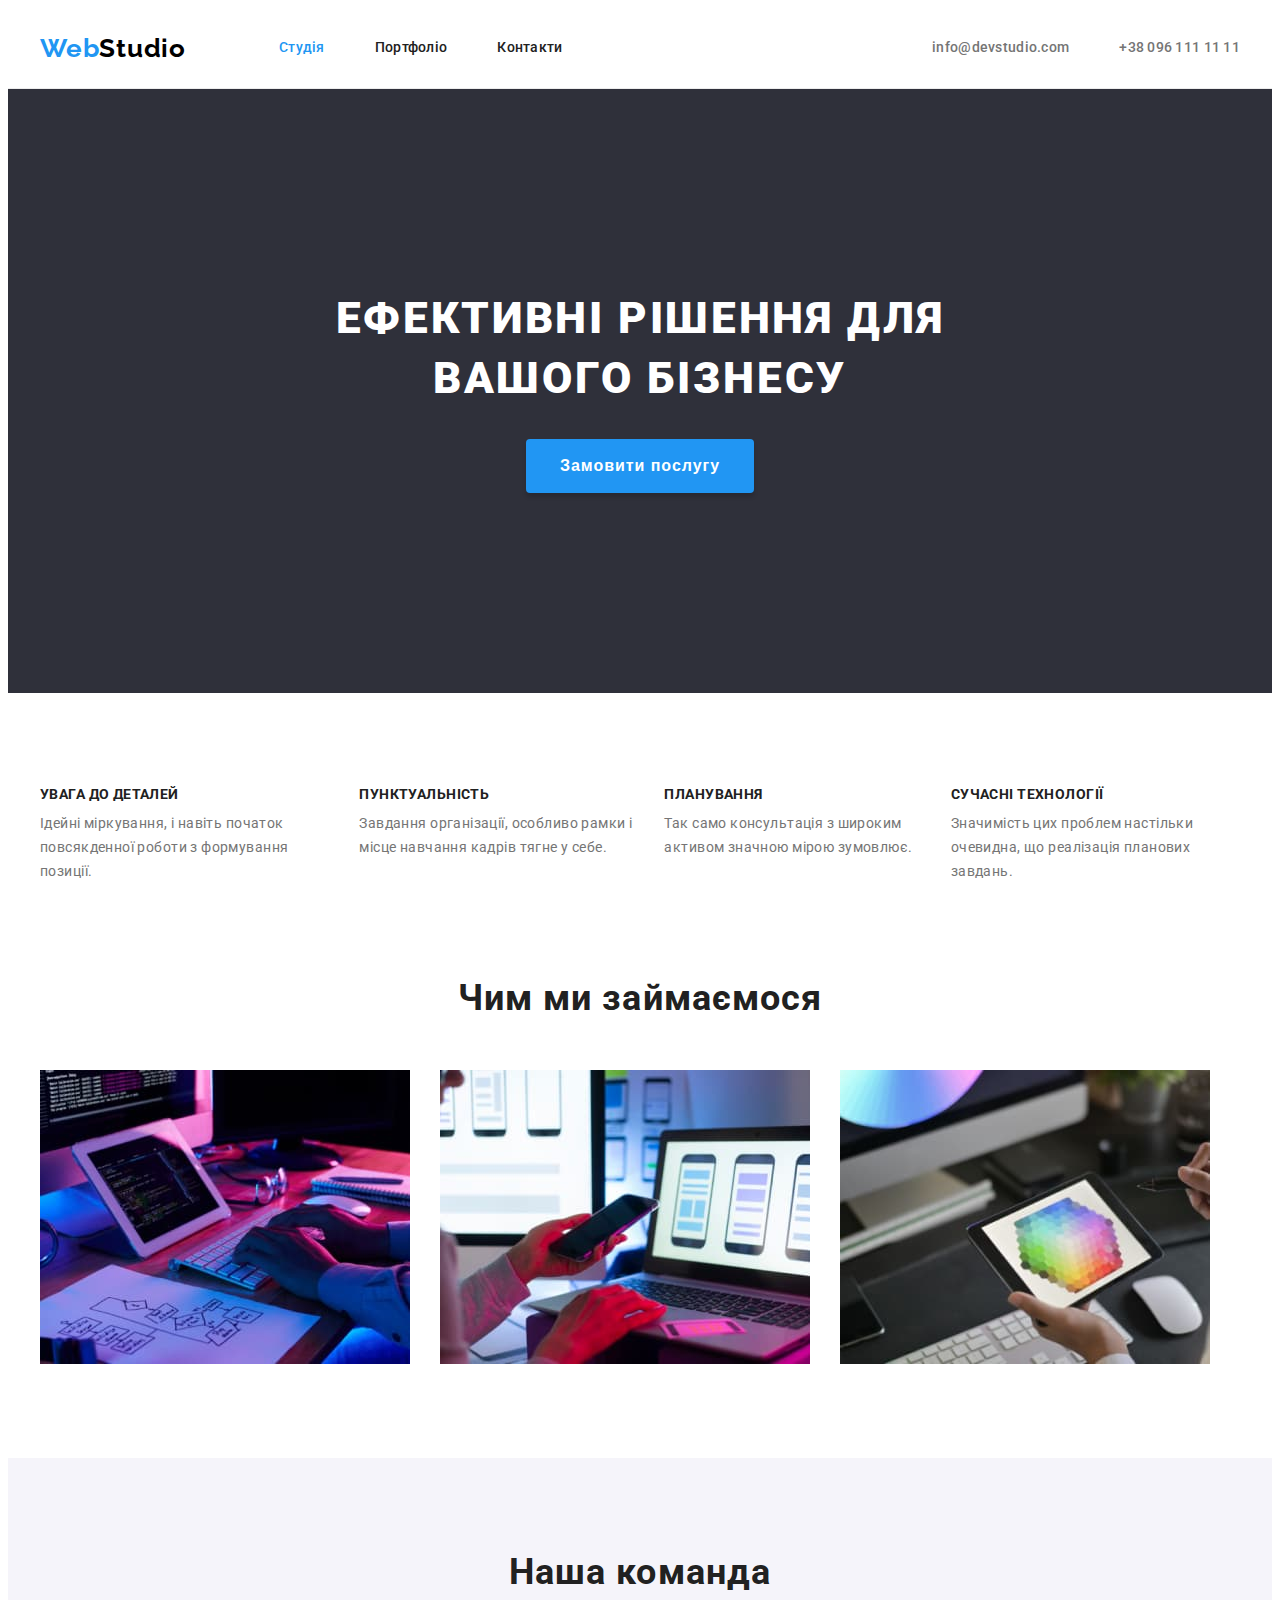
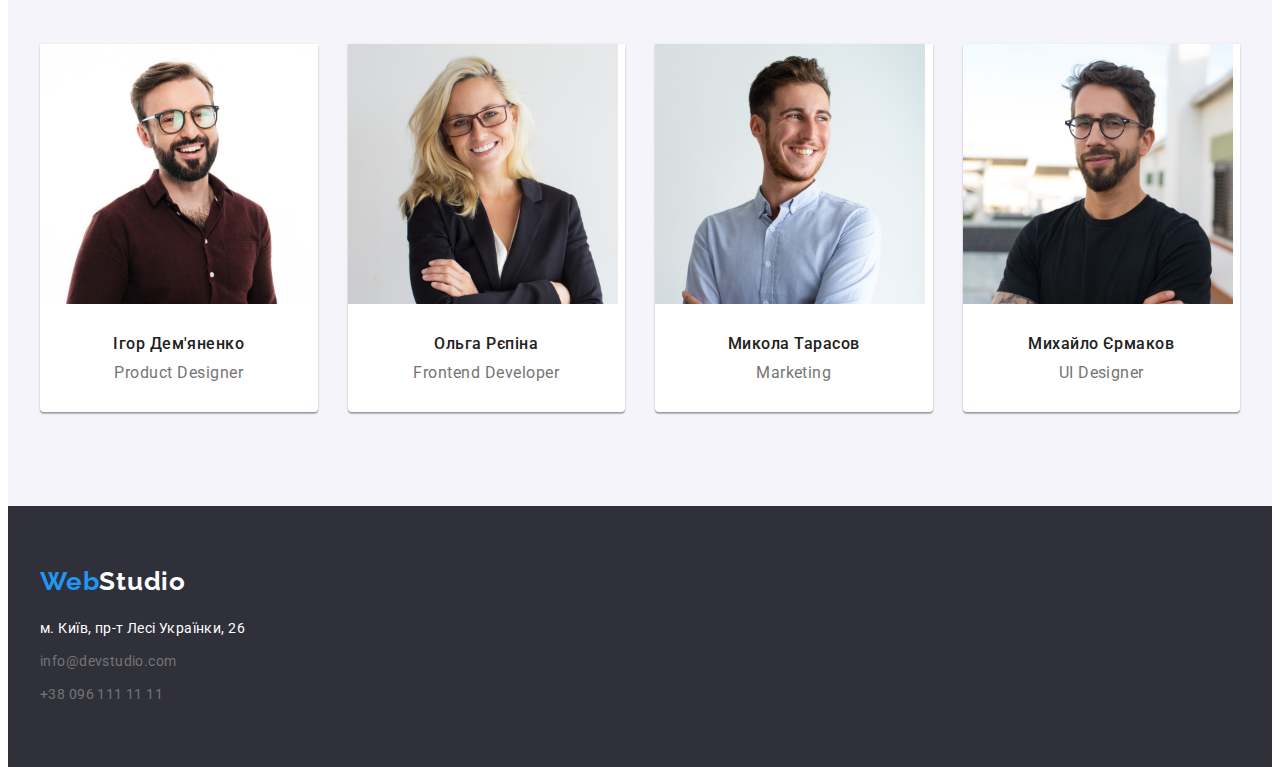
<file: index.html>
<!DOCTYPE html>
<html lang="uk">
  <head>
    <meta charset="UTF-8" />
    <meta http-equiv="X-UA-Compatible" content="IE=edge" />
    <meta name="viewport" content="width=device-width, initial-scale=1.0" />
    <title>webstudio</title>
    <link rel="preconnect" href="https://fonts.googleapis.com" />
    <link rel="preconnect" href="https://fonts.gstatic.com" crossorigin />
    <link
      rel="stylesheet"
      href="https://cdnjs.cloudflare.com/ajax/libs/modern-normalize/1.1.0/modern-normalize.min.css"
      integrity="sha512-wpPYUAdjBVSE4KJnH1VR1HeZfpl1ub8YT/NKx4PuQ5NmX2tKuGu6U/JRp5y+Y8XG2tV+wKQpNHVUX03MfMFn9Q=="
      crossorigin="anonymous"
      referrerpolicy="no-referrer"
    />
    <link
      href="https://fonts.googleapis.com/css2?family=Raleway:wght@700&family=Roboto:wght@400;500;700;900&display=swap"
      rel="stylesheet"
    />
    <link rel="stylesheet" href="./css/styles.css" />
  </head>
  <body>
    <header>
      <div class="header container">
        <!--logo-->
        <div class="logo-nav">
          <a class="logo" href="./index.html"><span class="logo-web">Web</span>Studio</a>
          <!--navigation-->
          <nav class="nav">
            <ul class="navigation list">
              <li class="navigation-list-item">
                <a class="navigation-item active" href="/">Студія</a>
              </li>
              <li class="navigation-list-item">
                <a class="navigation-item" href="./portfolio.html">Портфоліо</a>
              </li>
              <li class="navigation-list-item"><a class="navigation-item" href="/">Контакти</a></li>
            </ul>
          </nav>
        </div>
        <!--contacts-->
        <ul class="contacts list">
          <li class="contacts-list-item">
            <a class="contacts-item" href="mailto:info@devstudio.com">info@devstudio.com</a>
          </li>
          <li class="contacts-list-item">
            <a class="contacts-item" href="tel:+380961111111">+38 096 111 11 11</a>
          </li>
        </ul>
      </div>
    </header>
    <main>
      <!--hero-->
      <section class="hero">
        <div class="container">
          <h1 class="hero-title">ЕФЕКТИВНІ РІШЕННЯ ДЛЯ ВАШОГО БІЗНЕСУ</h1>
          <button type="button" class="button-hero">Замовити послугу</button>
        </div>
      </section>

      <!--features-->
      <section class="features section">
        <div class="container">
          <h2 class="visually-hidden">Наші переваги</h2>
          <ul class="features list">
            <li class="features-item">
              <h3 class="features-name">УВАГА ДО ДЕТАЛЕЙ</h3>
              <p class="features-text">
                Ідейні міркування, і навіть початок повсякденної роботи з формування позиції.
              </p>
            </li>
            <li class="features-item">
              <h3 class="features-name">ПУНКТУАЛЬНІСТЬ</h3>
              <p class="features-text">
                Завдання організації, особливо рамки і місце навчання кадрів тягне у себе.
              </p>
            </li>
            <li class="features-item">
              <h3 class="features-name">ПЛАНУВАННЯ</h3>
              <p class="features-text">
                Так само консультація з широким активом значною мірою зумовлює.
              </p>
            </li>
            <li class="features-item">
              <h3 class="features-name">СУЧАСНІ ТЕХНОЛОГІЇ</h3>
              <p class="features-text">
                Значимість цих проблем настільки очевидна, що реалізація планових завдань.
              </p>
            </li>
          </ul>
        </div>
      </section>
      <!--what we do-->
      <section class="specialization section">
        <div class="container">
          <h2 class="specialization title">Чим ми займаємося</h2>
          <ul class="specialization list">
            <li class="specialization-item">
              <img src="images/img-1.jpg" alt="друкує текст" width="370" />
            </li>
            <li class="specialization-item">
              <img src="images/img-2.jpg" alt="телефон в руці" width="370" />
            </li>
            <li class="specialization-item">
              <img src="images/img-3.jpg" alt="спектр кольорів" width="370" />
            </li>
          </ul>
        </div>
      </section>
      <!--our team-->
      <section class="team section">
        <div class="team container">
          <h2 class="team title">Наша команда</h2>
          <ul class="team list">
            <li class="team-card">
              <img src="images/img-team1.jpg" alt="Ігор Демяненко" width="270" />
              <div class="team-card-name">
                <h3 class="team-name">Ігор Дем'яненко</h3>
                <p class="team-profession">Product Designer</p>
              </div>
            </li>
            <li class="team-card">
              <img src="images/img-team2.jpg" alt="Ольга Рєпіна" width="270" />
              <div class="team-card-name">
                <h3 class="team-name">Ольга Рєпіна</h3>
                <p class="team-profession">Frontend Developer</p>
              </div>
            </li>
            <li class="team-card">
              <img src="images/img-team3.jpg" alt="Микола Тарасов" width="270" />
              <div class="team-card-name">
                <h3 class="team-name">Микола Тарасов</h3>
                <p class="team-profession">Marketing</p>
              </div>
            </li>
            <li class="team-card">
              <img src="images/img-team4.jpg" alt="Михайло Єрмаков" width="270" />
              <div class="team-card-name">
                <h3 class="team-name">Михайло Єрмаков</h3>
                <p class="team-profession">UI Designer</p>
              </div>
            </li>
          </ul>
        </div>
      </section>
    </main>
    <footer class="footer">
      <div class="footer container">
        <div class="logo-all">
          <a class="logo" href="./index.html"><span class="logo-web">Web</span>Studio</a>
        </div>
        <address>
          <ul class="adress list">
            <li class="adress-item">
              <a class="adress phisical" href="https://cutt.ly/nXoE7GO"
                >м. Київ, пр-т Лесі Українки, 26</a
              >
            </li>
            <li class="adress-item">
              <a class="adress mail" href="mailto:info@devstudio.com">info@devstudio.com</a>
            </li>
            <li class="adress-item">
              <a class="adress phone" href="tel:+380961111111">+38 096 111 11 11</a>
            </li>
          </ul>
        </address>
      </div>
    </footer>
  </body>
</html>
</file>
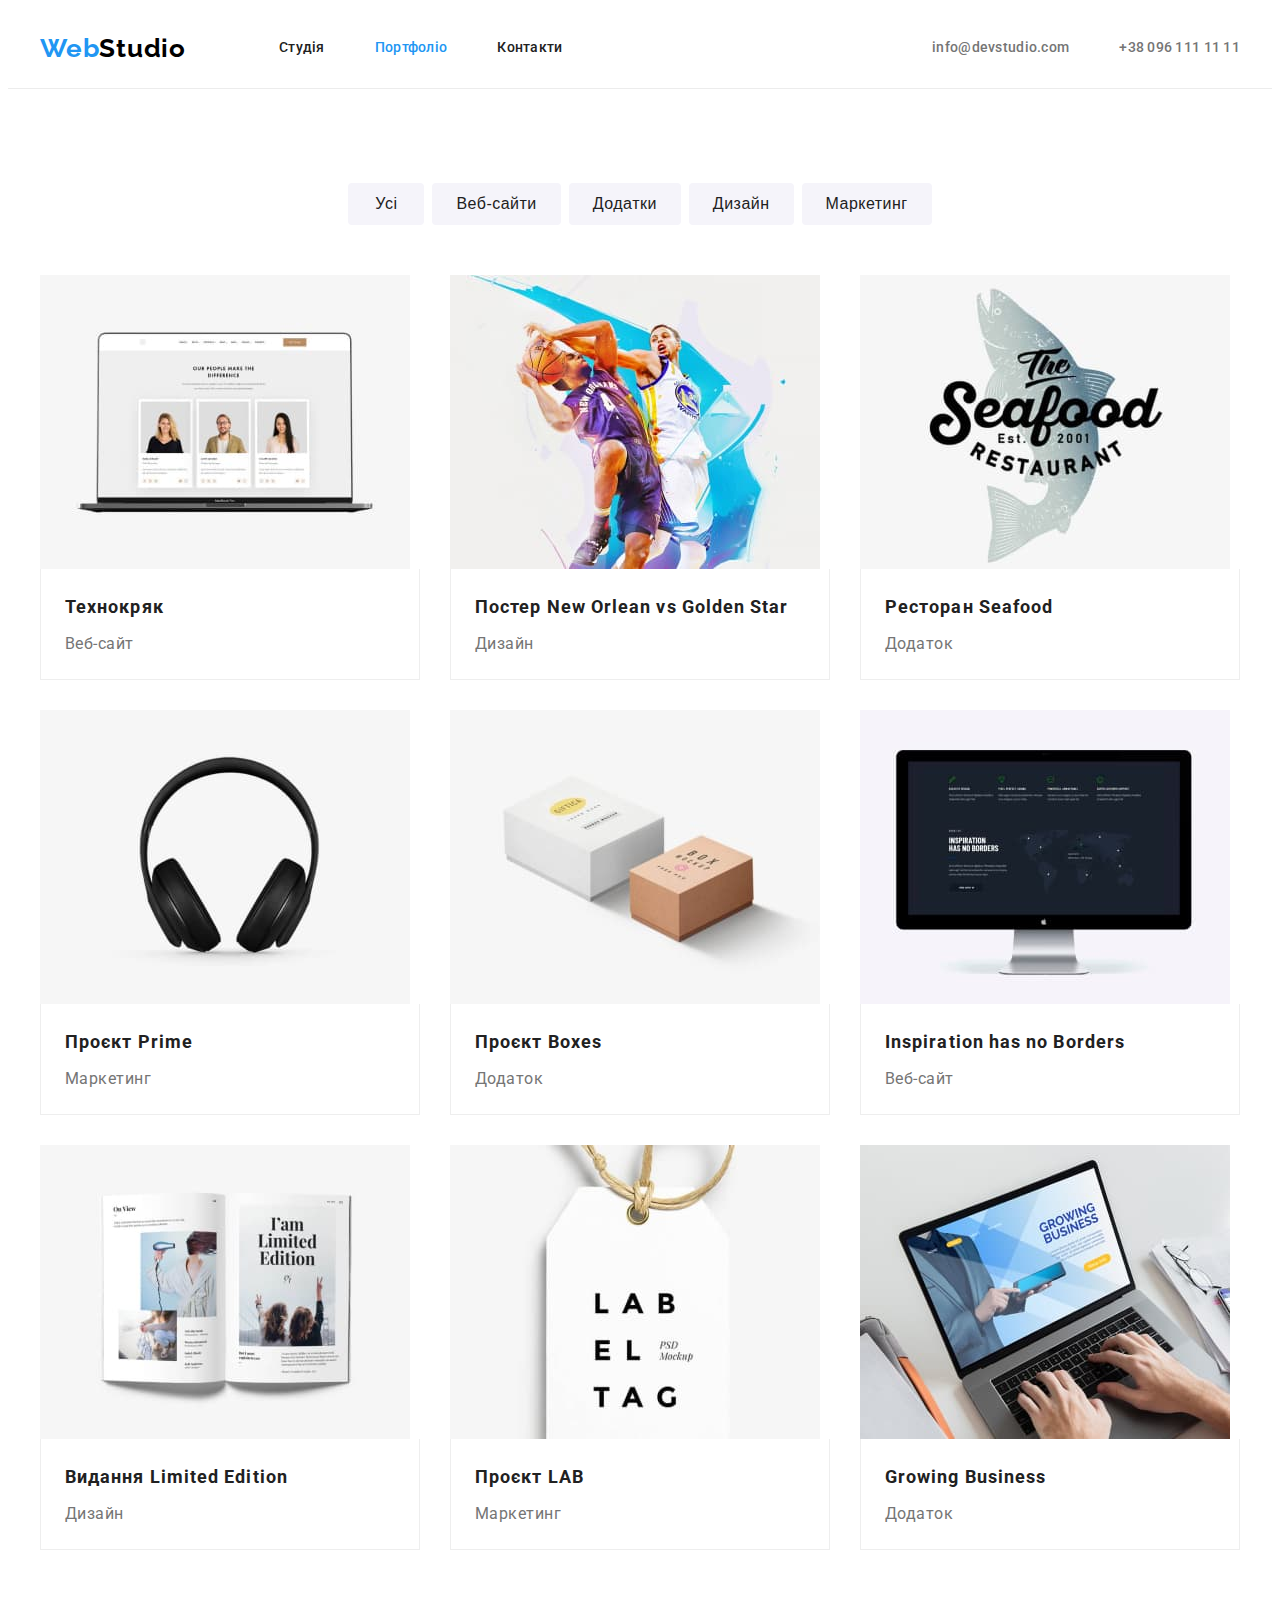
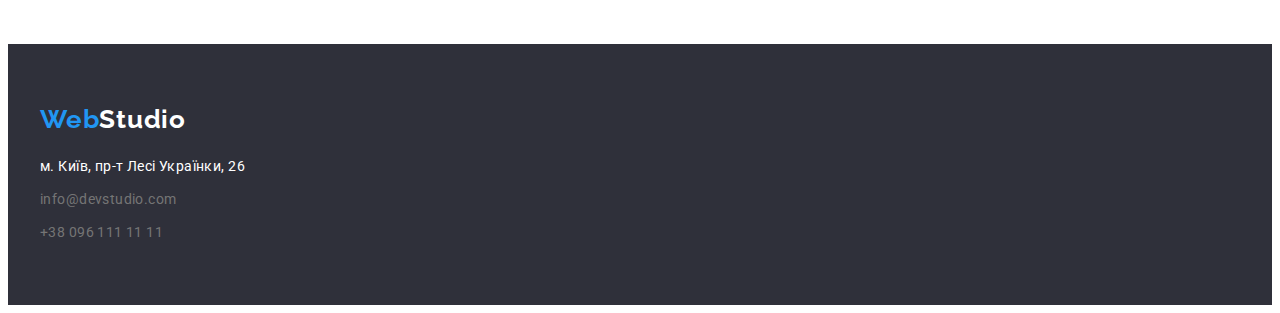
<file: portfolio.html>
<!DOCTYPE html>
<html lang="uk">
  <head>
    <meta charset="UTF-8" />
    <meta http-equiv="X-UA-Compatible" content="IE=edge" />
    <meta name="viewport" content="width=device-width, initial-scale=1.0" />
    <title>portfolio</title>
    <link rel="preconnect" href="https://fonts.googleapis.com" />
    <link rel="preconnect" href="https://fonts.gstatic.com" crossorigin />
    <link
      href="https://fonts.googleapis.com/css2?family=Raleway:wght@700&family=Roboto:wght@400;500;700;900&display=swap"
      rel="stylesheet"
    />
    <link
      rel="stylesheet"
      href="https://cdnjs.cloudflare.com/ajax/libs/modern-normalize/1.1.0/modern-normalize.min.css"
      integrity="sha512-wpPYUAdjBVSE4KJnH1VR1HeZfpl1ub8YT/NKx4PuQ5NmX2tKuGu6U/JRp5y+Y8XG2tV+wKQpNHVUX03MfMFn9Q=="
      crossorigin="anonymous"
      referrerpolicy="no-referrer"
    />
    <link rel="stylesheet" href="./css/styles.css" />
  </head>
  <body>
    <header>
      <div class="header container">
        <!--logo-->
        <div class="logo-nav">
          <a class="logo" href="./index.html"><span class="logo-web">Web</span>Studio</a>
          <!--navigation-->
          <nav class="nav">
            <ul class="navigation list">
              <li class="navigation-list-item">
                <a class="navigation-item" href="/">Студія</a>
              </li>
              <li class="navigation-list-item">
                <a class="navigation-item active" href="./portfolio.html">Портфоліо</a>
              </li>
              <li class="navigation-list-item"><a class="navigation-item" href="/">Контакти</a></li>
            </ul>
          </nav>
        </div>
        <!--contacts-->
         <ul class="contacts list">
            <li class="contacts-list-item">
              <a class="contacts-item" href="mailto:info@devstudio.com">info@devstudio.com</a>
            </li>
            <li class="contacts-list-item">
              <a class="contacts-item" href="tel:+380961111111">+38 096 111 11 11</a>
            </li>
          </ul>
        </div>
    </header>
    <main>
      <section class="section">
        <div class="portfolio container">
          <h1 class="visually-hidden">Портфоліо</h1>
          <ul class="button list">
            <li class="btn-item">
              <button type="button" class="button-portfolio all">Усі</button>
            </li>
            <li class="btn-item">
              <button type="button" class="button-portfolio">Веб-сайти</button>
            </li>
            <li class="btn-item">
              <button type="button" class="button-portfolio">Додатки</button>
            </li>
            <li class="btn-item"><button type="button" class="button-portfolio">Дизайн</button></li>
            <li class="btn-item">
              <button type="button" class="button-portfolio">Маркетинг</button>
            </li>
          </ul>
          <ul class="portfolio list">
            <li class="portfolio-list-item">
              <a class="portfolio-item" href="/"
                ><img src="./images/portfolio-img1.jpg" width="370" alt="ноутбук" />
                <div class="portfolio-item-title">
                  <h2 class="portfolio-name">Технокряк</h2>
                  <p>Веб-сайт</p>
                </div></a
              >
            </li>
            <li class="portfolio-list-item">
              <a class="portfolio-item" href="/"
                ><img src="./images/portfolio-img2.jpg" width="370" alt="баскетбол" />
                <div class="portfolio-item-title">
                  <h2 class="portfolio-name">Постер New Orlean vs Golden Star</h2>
                  <p>Дизайн</p>
                </div></a
              >
            </li>
            <li class="portfolio-list-item">
              <a class="portfolio-item" href="/"
                ><img src="./images/portfolio-img3.jpg" width="370" alt="риба" />
                <div class="portfolio-item-title">
                  <h2 class="portfolio-name">Ресторан Seafood</h2>
                  <p>Додаток</p>
                </div></a
              >
            </li>
            <li class="portfolio-list-item">
              <a class="portfolio-item" href="/"
                ><img src="./images/portfolio-img4.jpg" width="370" alt="навушники" />
                <div class="portfolio-item-title">
                  <h2 class="portfolio-name">Проєкт Prime</h2>
                  <p>Маркетинг</p>
                </div></a
              >
            </li>
            <li class="portfolio-list-item">
              <a class="portfolio-item" href="/"
                ><img src="./images/portfolio-img5.jpg" width="370" alt="дві коробки" />
                <div class="portfolio-item-title">
                  <h2 class="portfolio-name">Проєкт Boxes</h2>
                  <p>Додаток</p>
                </div></a
              >
            </li>
            <li class="portfolio-list-item">
              <a class="portfolio-item" href="/"
                ><img src="./images/portfolio-img6.jpg" width="370" alt="монітор" />
                <div class="portfolio-item-title">
                  <h2 class="portfolio-name">Inspiration has no Borders</h2>
                  <p>Веб-сайт</p>
                </div></a
              >
            </li>
            <li class="portfolio-list-item">
              <a class="portfolio-item" href="/"
                ><img src="./images/portfolio-img7.jpg" width="370" alt="книга" />
                <div class="portfolio-item-title">
                  <h2 class="portfolio-name">Видання Limited Edition</h2>
                  <p>Дизайн</p>
                </div></a
              >
            </li>
            <li class="portfolio-list-item">
              <a class="portfolio-item" href="/"
                ><img src="./images/portfolio-img8.jpg" width="370" alt="етикетка" />
                <div class="portfolio-item-title">
                  <h2 class="portfolio-name">Проєкт LAB</h2>
                  <p>Маркетинг</p>
                </div></a
              >
            </li>
            <li class="portfolio-list-item">
              <a class="portfolio-item" href="/"
                ><img src="./images/portfolio-img9.jpg" width="370" alt="руки на ноутбуці" />
                <div class="portfolio-item-title">
                  <h2 class="portfolio-name">Growing Business</h2>
                  <p>Додаток</p>
                </div></a
              >
            </li>
          </ul>
        </div>
      </section>
    </main>
    <footer class="footer">
      <div class="footer container">
        <div class="logo-all">
          <a class="logo" href="./index.html"><span class="logo-web">Web</span>Studio</a>
        </div>
        <address>
          <ul class="adress list">
            <li class="adress-item">
              <a class="adress phisical" href="https://cutt.ly/nXoE7GO"
                >м. Київ, пр-т Лесі Українки, 26</a
              >
            </li>
            <li class="adress-item">
              <a class="adress mail" href="mailto:info@devstudio.com">info@devstudio.com</a>
            </li>
            <li class="adress-item">
              <a class="adress phone" href="tel:+380961111111">+38 096 111 11 11</a>
            </li>
          </ul>
        </address>
      </div>
    </footer>
  </body>
</html>
</file>
<file: css/styles.css>
:root {
  --accent-color: #2196f3;
  --main-text-color: #212121;
  --gray-text-color: #757575;
  --background-darkblue-color: #2f303a;
  --white-color: #fff;
  --black-color: #000;
  --background-gray-color: #f5f4fa;
  --border-header: #ececec;
  --border-portfolio: #eeeeee;
  --button-hero-active: #188ce8;
}
body {
  font-family: Roboto, sans-serif;
  color: var(--main-text-color);
  background-color: var(--white-color);
}
h1,
h2,
h3,
h4,
h5,
h6,
ul,
p {
  margin: 0;
  padding: 0;
}
.container {
  width: 1200px;
  margin-left: auto;
  margin-right: auto;
  padding: 0 15px;
}
.section {
  padding-top: 94px;
  padding-bottom: 94px;
}
header {
  border-bottom: 1px solid var(--border-header);
}
.header.container {
  display: flex;
  justify-content: space-between;
  align-items: center;
}
.logo-nav {
  display: flex;
  align-items: center;
}

.logo {
  color: var(--black-color);
  font-family: Raleway, sans-serif;
  font-weight: 700;
  font-size: 26px;
  line-height: 1.19;
  text-decoration: none;
  letter-spacing: 0.03em;
}
.logo-web {
  color: var(--accent-color);
}
.list {
  list-style: none;
}
.nav {
  margin-left: 93px;
}

.navigation.list,
.contacts.list {
  font-weight: 500;
  font-size: 14px;
  line-height: 1.14;
  letter-spacing: 0.02em;
  text-decoration: none;
  display: flex;
  align-items: center;
  padding-top: 32px;
  padding-bottom: 32px;
}

.contacts-item {
  color: var(--gray-text-color);
  text-decoration: none;
}
.contacts-list-item {
  margin-right: 50px;
}
.contacts-list-item:last-child {
  margin-right: 0;
}
.navigation-list-item {
  margin-right: 50px;
}
.navigation-list-item:last-child {
  margin-right: 0;
}
.navigation-item {
  line-height: 1;
  color: var(--main-text-color);
  text-decoration: none;
  line-height: 1.14;
  letter-spacing: 0.02em;
}

.navigation-item:hover,
.navigation-item:focus,
.contacts-item:hover,
.contacts-item:focus,
.active {
  color: var(--accent-color);
}

.hero {
  background-color: var(--background-darkblue-color);
  text-align: center;
  padding-top: 200px;
  padding-bottom: 200px;
}
.hero-title {
  color: var(--white-color);
  font-weight: 900;
  font-size: 44px;
  line-height: 1.36;
  letter-spacing: 0.06em;
  text-transform: uppercase;
  margin-right: auto;
  margin-left: auto;
  margin-bottom: 30px;
  width: 696px;
}

.button-hero {
  font-weight: 700;
  font-size: 16px;
  line-height: 1.87;
  align-items: center;
  text-align: center;
  letter-spacing: 0.06em;
  cursor: pointer;
  box-shadow: 0px 4px 4px rgba(0, 0, 0, 0.15);
  border-radius: 4px;
  border-color: transparent;
  padding: 10px 32px;
}
.button-hero:hover,
.button-hero:focus {
  background-color: var(--button-hero-active);
}
.button.list {
  display: flex;
  justify-content: center;
  margin-bottom: 50px;
}

.button-portfolio {
  background-color: var(--background-gray-color);
  color: var(--main-text-color);
  font-weight: 500;
  font-size: 16px;
  line-height: 1.62;
  text-align: center;
  letter-spacing: 0.03em;
  cursor: pointer;
  border-radius: 4px;
  border-color: transparent;
  padding: 6px 22px;
}

.button-portfolio.all {
  padding-left: 25px;
  padding-right: 25px;
}
.btn-item {
  margin-right: 8px;
}
.btn-item:last-child {
  margin-right: 0;
}

.button-hero,
.button-portfolio:hover,
.button-portfolio:focus {
  background-color: var(--accent-color);
  color: var(--white-color);
}

.visually-hidden {
  position: absolute;
  white-space: nowrap;
  width: 1px;
  height: 1px;
  overflow: hidden;
  border: 0;
  padding: 0;
  clip: rect(0 0 0 0);
  clip-path: inset(50%);
  margin: -1px;
}

.features.list {
  display: flex;
}
.features-item {
  flex-basis: calc((100%-90px)/4 );
  margin-right: 30px;
}
.features-item:last-child {
  margin-right: 0;
}
.features-name {
  font-weight: 700;
  font-size: 14px;
  line-height: 1.14;
  text-transform: uppercase;
  letter-spacing: 0.03em;
  margin-bottom: 10px;
}
.features-text {
  font-size: 14px;
  line-height: 1.71;
  color: var(--gray-text-color);
  letter-spacing: 0.03em;
}
.specialization.section {
  padding-top: 0;
}
.specialization.list {
  display: flex;
}
.specialization-item {
  margin-right: 30px;
}
.specialization-item:last-child {
  margin-right: 0;
}

.team {
  background-color: var(--background-gray-color);
  text-align: center;
}
.title {
  font-weight: 700;
  font-size: 36px;
  line-height: 1.16;
  text-align: center;
  letter-spacing: 0.03em;
  margin-bottom: 50px;
}
.team.list {
  display: flex;
}
.team-card {
  background-color: var(--white-color);
  text-decoration: none;
  flex-basis: calc((100% - 90px) / 4);
  margin-right: 30px;
  box-shadow: 0px 1px 3px rgba(0, 0, 0, 0.12), 0px 1px 1px rgba(0, 0, 0, 0.14),
    0px 2px 1px rgba(0, 0, 0, 0.2);
  border-radius: 0px 0px 4px 4px;
}
.team-card:last-child {
  margin-right: 0;
}
img {
  display: block;
  max-width: 100%;
  height: auto;
}
.team-name {
  color: var(--main-text-color);
  font-weight: 500;
  font-size: 16px;
  line-height: 1.19;
  letter-spacing: 0.03em;
  margin-bottom: 10px;
}

.team-profession {
  font-size: 16px;
  line-height: 1.19;
  letter-spacing: 0.03em;
  color: var(--gray-text-color);
}
.team-card-name {
  padding-top: 30px;
  padding-bottom: 30px;
}
.button.list {
  display: flex;
}

.portfolio.list {
  display: flex;
  flex-wrap: wrap;
}
.portfolio-list-item {
  flex-basis: calc((100% - 60px) / 3 );
  margin-right: 30px;
  margin-bottom: 30px;
}
.portfolio-list-item:nth-child(3n) {
  margin-right: 0;
}
.portfolio-list-item:nth-last-child(-n + 3) {
  margin-bottom: 0;
}
.portfolio-item-title {
  border: 1px solid var(--border-portfolio);
  border-top: none;
  padding: 20px 24px;
}
.portfolio-item {
  text-decoration: none;
  font-size: 16px;
  line-height: 1.88;
  letter-spacing: 0.03em;
  color: var(--gray-text-color);
}
.portfolio-name {
  font-weight: 700;
  font-size: 18px;
  line-height: 2;
  letter-spacing: 0.06em;
  color: var(--main-text-color);
  margin-bottom: 4px;
}

footer {
  background-color: var(--background-darkblue-color);
  padding-top: 60px;
  padding-bottom: 60px;
}

.logo-all {
  margin-bottom: 20px;
}
.logo-all > .logo,
.adress.phisical {
  color: var(--white-color);
}
.adress {
  color: var(--gray-text-color);
  font-size: 14px;
  line-height: 1.71;
  font-style: normal;
  text-decoration: none;
  letter-spacing: 0.03em;
}
.adress:hover,
.adress:focus {
  color: var(--accent-color);
}
.adress-item {
  margin-bottom: 9px;
}
.adress-item:last-child {
  margin-bottom: 0;
}
</file>
